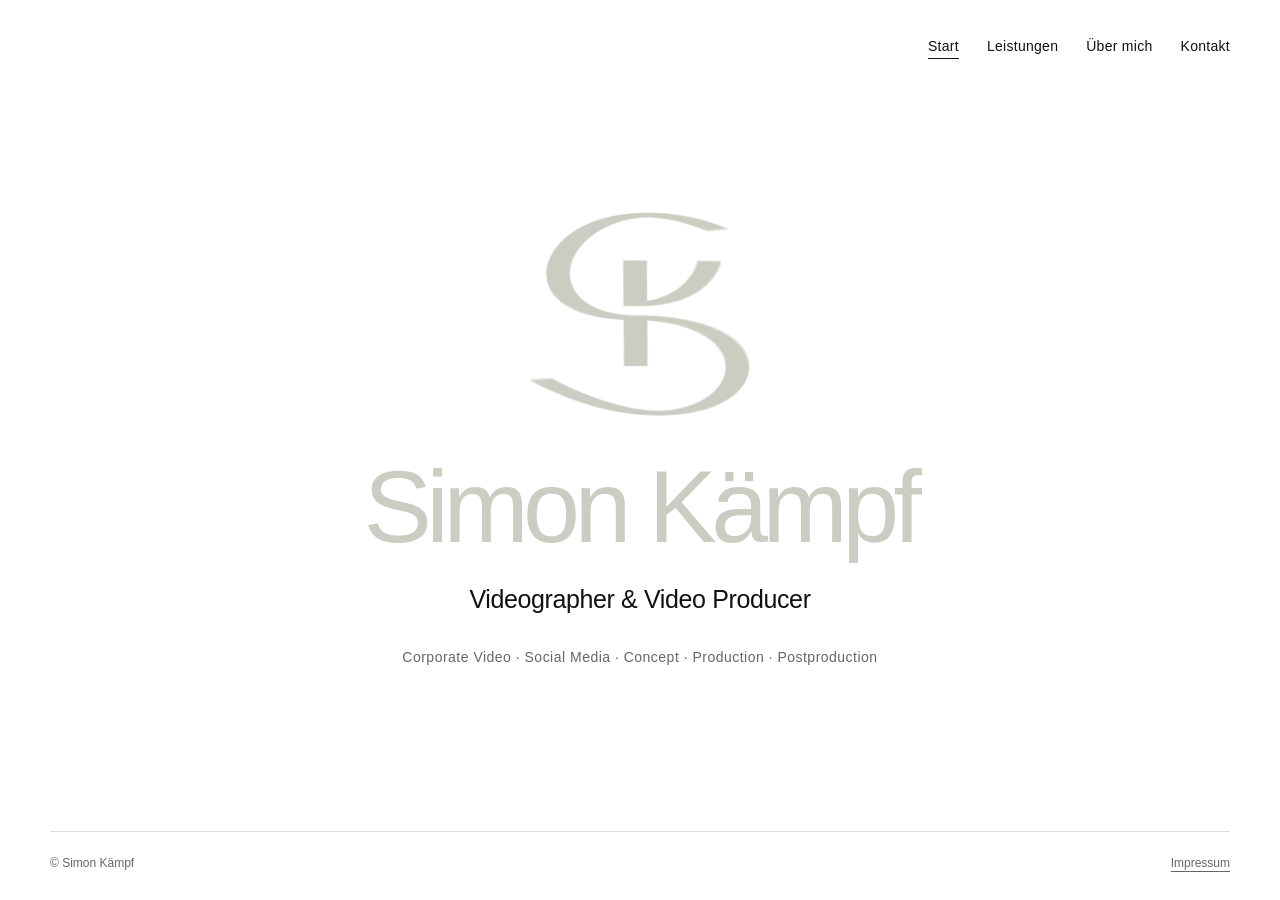
<file: index.html>
<!doctype html><html lang="de"><head><meta charset="utf-8"><meta name="viewport" content="width=device-width,initial-scale=1"><meta name="description" content="Simon Kämpf – Videograf und Videoproduzent für Corporate Video, Social Media und interne Kommunikation."><title>Simon Kämpf – Videograf & Videoproduzent</title><link rel="stylesheet" href="assets/styles.css"></head><body>
<header class="site-header"><button class="menu-toggle" aria-expanded="false" aria-controls="main-nav">Menü</button><nav class="nav" id="main-nav" aria-label="Hauptnavigation"><a href="index.html" aria-current="page">Start</a><a href="services.html">Leistungen</a><a href="about.html">Über mich</a><a href="contact.html">Kontakt</a></nav></header>
<main class="home"><section><img class="hero-logo" src="assets/logo.png" alt="Logo Simon Kämpf"><h1>Simon Kämpf</h1><p class="role">Videographer &amp; Video Producer </p><p class="keywords">Corporate Video · Social Media · Concept · Production · Postproduction</p></section></main>
<footer class="site-footer"><span>© Simon Kämpf</span><a href="impressum.html">Impressum</a></footer><script src="assets/site.js"></script></body></html>
</file>
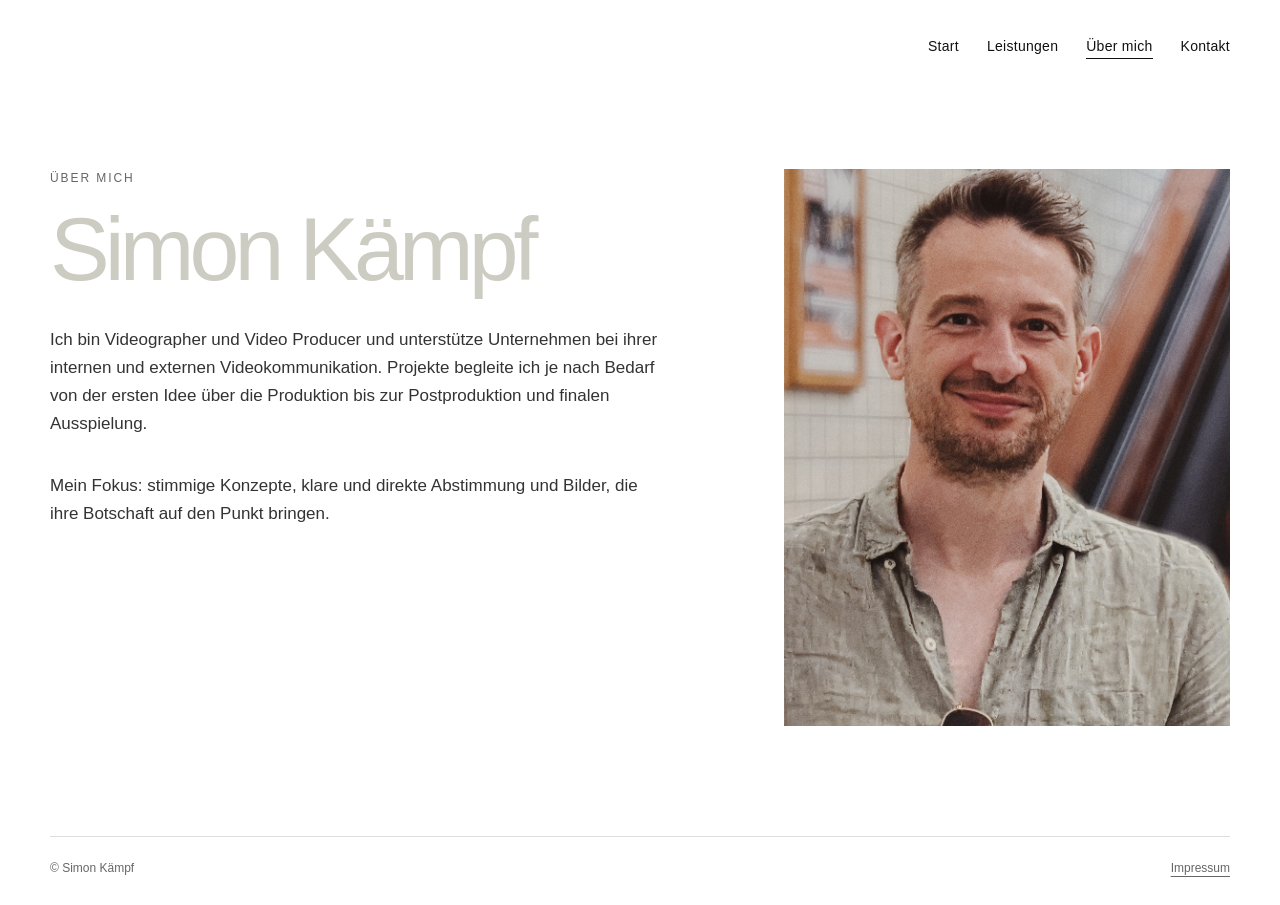
<file: about.html>
<!doctype html><html lang="de"><head><meta charset="utf-8"><meta name="viewport" content="width=device-width,initial-scale=1"><meta name="description" content="Über Simon Kämpf, Videograf und Videoproduzent."><title>Über mich – Simon Kämpf</title><link rel="stylesheet" href="assets/styles.css"></head><body>
<header class="site-header"><button class="menu-toggle" aria-expanded="false" aria-controls="main-nav">Menü</button><nav class="nav" id="main-nav" aria-label="Hauptnavigation"><a href="index.html">Start</a><a href="services.html">Leistungen</a><a href="about.html" aria-current="page">Über mich</a><a href="contact.html">Kontakt</a></nav></header>
<main class="page"><div class="about-grid"><section><p class="eyebrow">Über mich</p><h1>Simon Kämpf</h1><p class="intro">Ich bin Videographer und Video Producer und unterstütze Unternehmen bei ihrer internen und externen Videokommunikation. Projekte begleite ich je nach Bedarf von der ersten Idee über die Produktion bis zur Postproduktion und finalen Ausspielung.</p><p class="intro">Mein Fokus: stimmige Konzepte, klare und direkte Abstimmung und Bilder, die ihre Botschaft auf den Punkt bringen.</p></section><img class="portrait" src="assets/portrait.jpg" alt="Portrait von Simon Kämpf"></div></main>
<footer class="site-footer"><span>© Simon Kämpf</span><a href="impressum.html">Impressum</a></footer><script src="assets/site.js"></script></body></html>
</file>
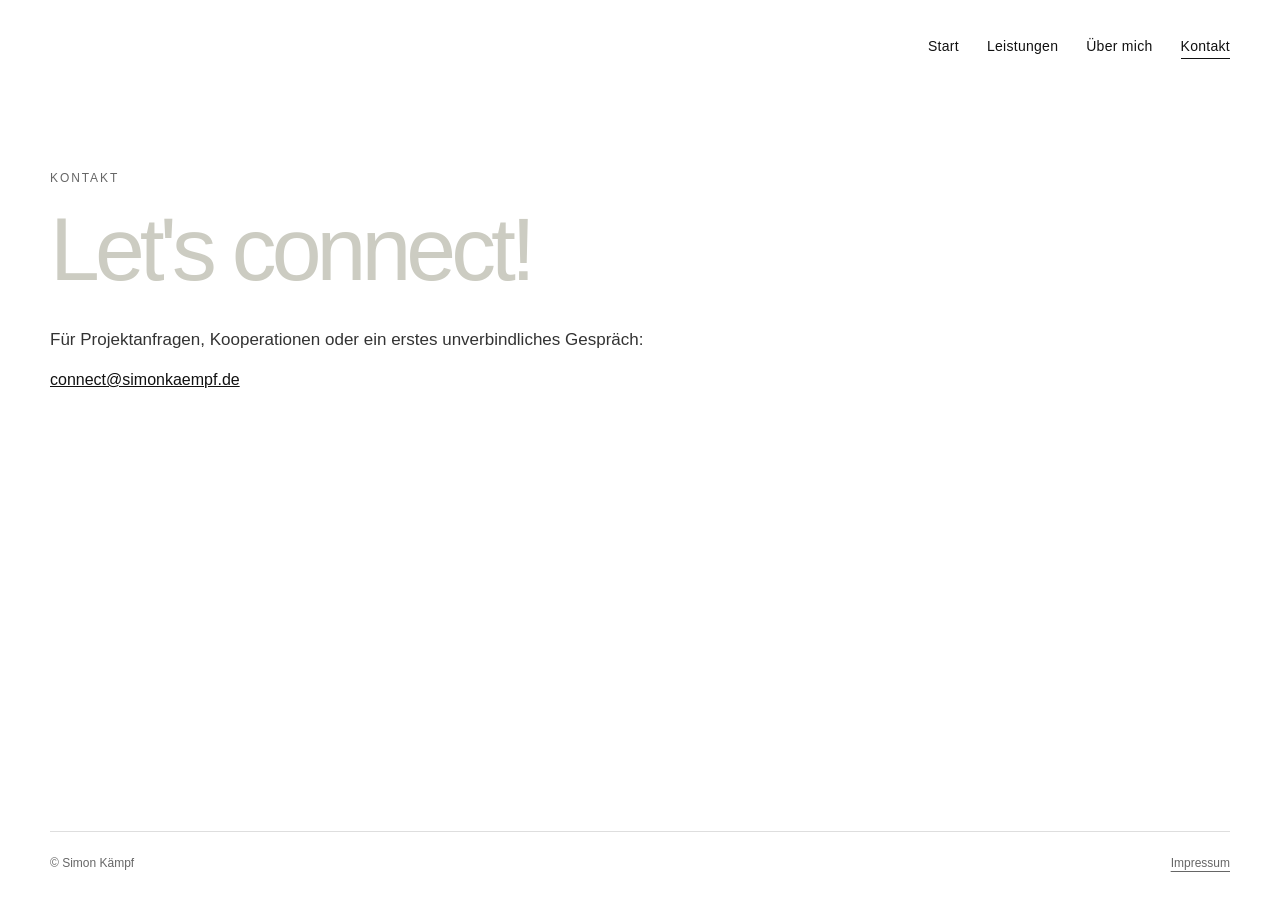
<file: contact.html>
<!doctype html><html lang="de"><head><meta charset="utf-8"><meta name="viewport" content="width=device-width,initial-scale=1"><meta name="description" content="Kontakt zu Simon Kämpf für Videoproduktionen."><title>Kontakt – Simon Kämpf</title><link rel="stylesheet" href="assets/styles.css"></head><body>
<header class="site-header"><button class="menu-toggle" aria-expanded="false" aria-controls="main-nav">Menü</button><nav class="nav" id="main-nav" aria-label="Hauptnavigation"><a href="index.html">Start</a><a href="services.html">Leistungen</a><a href="about.html">Über mich</a><a href="contact.html" aria-current="page">Kontakt</a></nav></header>
<main class="page"><p class="eyebrow">Kontakt</p><h1>Let's connect!</h1><p class="intro">Für Projektanfragen, Kooperationen oder ein erstes unverbindliches Gespräch:</p><a href="mailto:connect@simonkaempf.de">connect@simonkaempf.de</a></main>
<footer class="site-footer"><span>© Simon Kämpf</span><a href="impressum.html">Impressum</a></footer><script src="assets/site.js"></script></body></html>
</file>
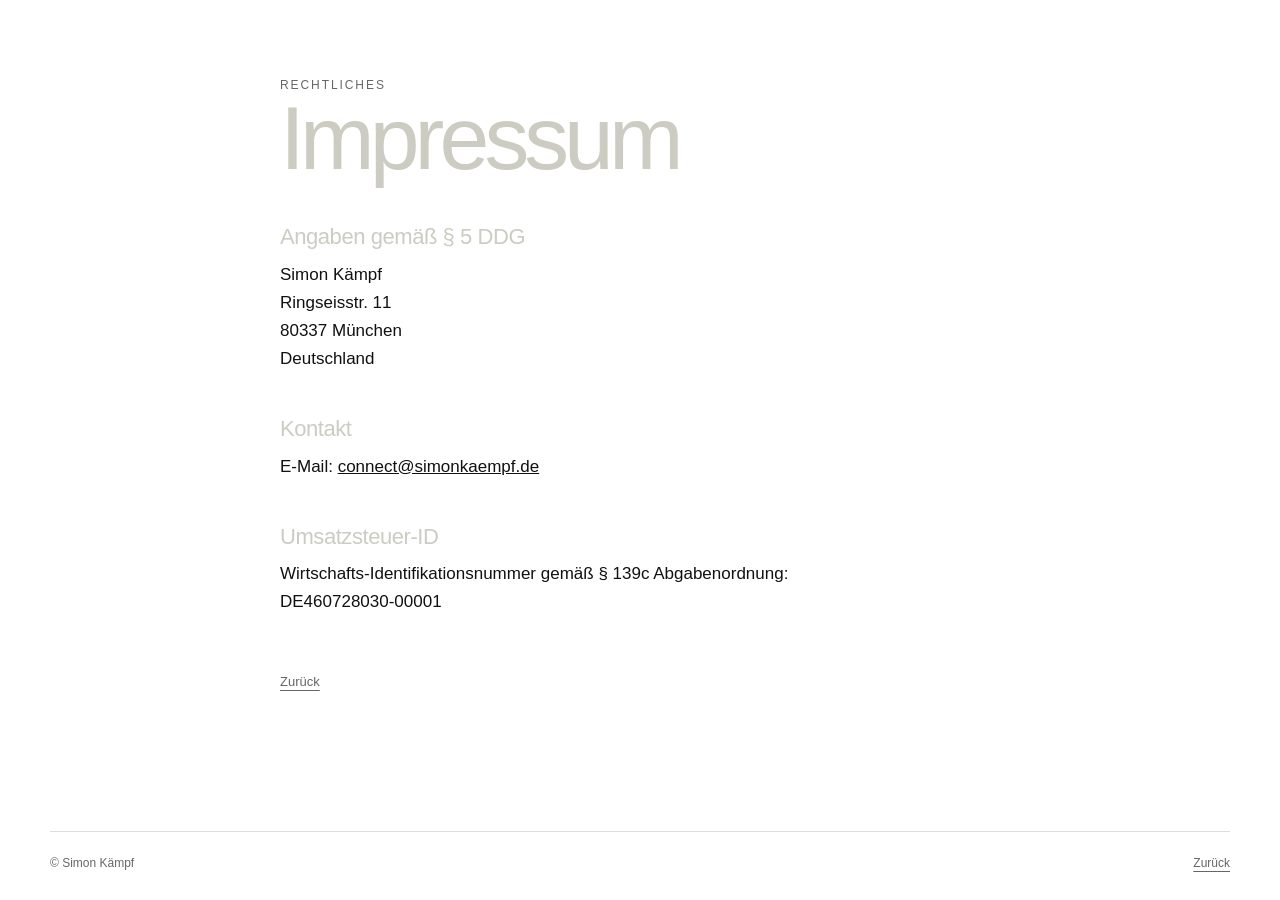
<file: impressum.html>
<!doctype html><html lang="de"><head><meta charset="utf-8"><meta name="viewport" content="width=device-width,initial-scale=1"><meta name="robots" content="noindex"><title>Impressum – Simon Kämpf</title><link rel="stylesheet" href="assets/styles.css"></head><body>
<main class="page legal"><p class="eyebrow">Rechtliches</p><h1>Impressum</h1><h2>Angaben gemäß § 5 DDG</h2><p>Simon Kämpf<br>Ringseisstr. 11<br>80337 München<br>Deutschland</p><h2>Kontakt</h2><p>E-Mail: <a href="mailto:connect@simonkaempf.de">connect@simonkaempf.de</a></p><h2>Umsatzsteuer-ID</h2><p>Wirtschafts-Identifikationsnummer gemäß § 139c Abgabenordnung:<br>DE460728030-00001</p><a class="back-link" href="index.html">Zurück</a></main>
<footer class="site-footer"><span>© Simon Kämpf</span><a href="index.html">Zurück</a></footer></body></html>
</file>
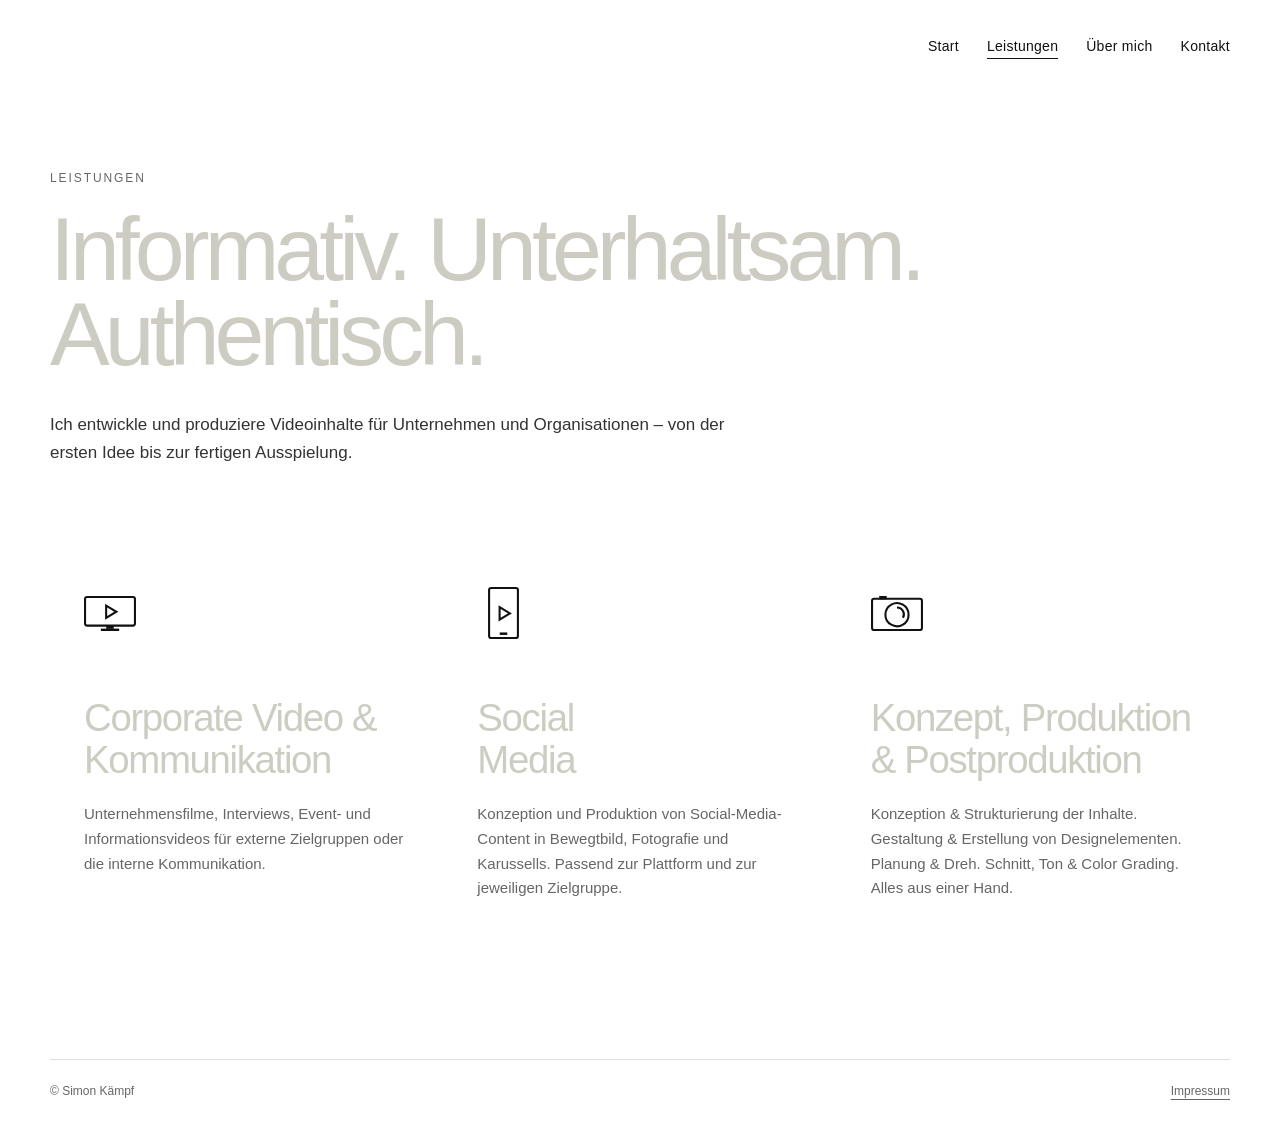
<file: services.html>
<!doctype html><html lang="de"><head><meta charset="utf-8"><meta name="viewport" content="width=device-width,initial-scale=1"><meta name="description" content="Videoproduktion für Unternehmen: Corporate Video, interne Kommunikation, Social Media, Konzept, Produktion und Postproduktion."><title>Leistungen – Simon Kämpf</title><link rel="stylesheet" href="assets/styles.css"></head><body>
<header class="site-header"><button class="menu-toggle" aria-expanded="false" aria-controls="main-nav">Menü</button><nav class="nav" id="main-nav" aria-label="Hauptnavigation"><a href="index.html">Start</a><a href="services.html" aria-current="page">Leistungen</a><a href="about.html">Über mich</a><a href="contact.html">Kontakt</a></nav></header>
<main class="page"><p class="eyebrow">Leistungen</p><h1>Informativ. Unterhaltsam. Authentisch.</h1><p class="intro">Ich entwickle und produziere Videoinhalte für Unternehmen und Organisationen – von der ersten Idee bis zur fertigen Ausspielung.</p>
<section class="services-grid"><article class="service"><img class="service-icon" src="assets/icons/corporate.svg" alt=""><h2>Corporate Video &amp; Kommunikation</h2><p>Unternehmensfilme, Interviews, Event- und Informationsvideos für externe Zielgruppen oder die interne Kommunikation.</p></article><article class="service"><img class="service-icon" src="assets/icons/social.svg" alt=""><h2>Social<br>Media</h2><p>Konzeption und Produktion von Social-Media-Content in Bewegtbild, Fotografie und Karussells. Passend zur Plattform und zur jeweiligen Zielgruppe.</p></article><article class="service"><img class="service-icon" src="assets/icons/production.svg" alt=""><h2>Konzept, Produktion &amp; Postproduktion</h2><p>Konzeption & Strukturierung der Inhalte. Gestaltung & Erstellung von Designelementen. Planung & Dreh. Schnitt, Ton & Color Grading. Alles aus einer Hand.
</p></article></section></main>
<footer class="site-footer"><span>© Simon Kämpf</span><a href="impressum.html">Impressum</a></footer><script src="assets/site.js"></script></body></html>
</file>
<file: assets/styles.css>
:root { --ink:#111; --muted:#666; --line:#dedede; --page:#fff; }
* { box-sizing:border-box; }
html { scroll-behavior:smooth; }
body { margin:0; min-height:100vh; display:flex; flex-direction:column; background:var(--page); color:var(--ink); font-family:Helvetica,Arial,sans-serif; }
a { color:inherit; }
.site-header { width:min(1180px,calc(100% - 48px)); margin:0 auto; padding:34px 0; display:flex; justify-content:flex-end; }
.nav { display:flex; gap:28px; align-items:center; }
.nav a { text-decoration:none; font-size:14px; letter-spacing:.02em; padding:4px 0; border-bottom:1px solid transparent; }
.nav a:hover,.nav a:focus-visible,.nav a[aria-current="page"] { border-color:var(--ink); outline:none; }
.menu-toggle { display:none; border:0; background:none; font:inherit; padding:6px 0; cursor:pointer; }
main { flex:1; }
.page { width:min(1180px,calc(100% - 48px)); margin:0 auto; padding:76px 0 110px; }
.eyebrow { margin:0 0 18px; color:var(--muted); font-size:12px; letter-spacing:.16em; text-transform:uppercase; }
h1 { margin:0; font-size:clamp(42px,7vw,92px); line-height:.95; letter-spacing:-.055em; font-weight:500; }
h2 { margin:0; font-size:clamp(25px,3vw,39px); line-height:1.08; letter-spacing:-.035em; font-weight:500; }
p { font-size:17px; line-height:1.65; }
.intro { max-width:680px; margin-top:34px; color:#333; }
.home { min-height:calc(100vh - 170px); display:grid; place-items:center; text-align:center; padding:30px 0 80px; }
.hero-logo { display:block; width:min(340px,68vw); max-height:220px; object-fit:contain; margin:0 auto 34px; }
.home h1 { font-size:clamp(48px,8vw,104px); }
.role { margin:24px 0 0; font-size:clamp(18px,2vw,25px); letter-spacing:-.015em; }
.keywords { max-width:850px; margin:24px auto 0; color:var(--muted); font-size:14px; line-height:1.8; letter-spacing:.035em; }
.services-grid {display: grid; grid-template-columns: repeat(3, 1fr); gap: 0;  margin-top: 78px;}
.service { padding:42px 34px 48px; min-height:390px; }
.service-icon { width:52px; height:52px; object-fit:contain; margin-bottom:54px; }
.service p { margin:22px 0 0; color:var(--muted); font-size:15px; }
.about-grid { display:grid; grid-template-columns:minmax(0,1fr) minmax(320px,.72fr); gap:9vw; align-items:start; }
.portrait { width:100%; aspect-ratio:4/5; object-fit:cover; background:#f2f2f2; }
.contact-list { margin-top:56px; border-top:1px solid var(--line); }
.contact-row { display:grid; grid-template-columns:150px 1fr; gap:24px; padding:22px 0; border-bottom:1px solid var(--line); }
.contact-row span { color:var(--muted); font-size:14px; }
.contact-row a { text-underline-offset:4px; }
.legal { max-width:720px; }
.legal h2 { font-size:22px; margin:44px 0 12px; letter-spacing:-.02em; }
.legal p { margin:0; }
.back-link { display:inline-block; margin-top:58px; color:var(--muted); font-size:13px; text-underline-offset:4px; }
.site-footer { width:min(1180px,calc(100% - 48px)); margin:0 auto; padding:24px 0 30px; display:flex; justify-content:space-between; gap:24px; border-top:1px solid var(--line); color:var(--muted); font-size:12px; }
.site-footer a { text-underline-offset:4px; }
@media (max-width:760px) {
  .site-header { width:calc(100% - 36px); padding:22px 0; position:relative; }
  .menu-toggle { display:block; margin-left:auto; }
  .nav { display:none; position:absolute; z-index:10; top:62px; left:0; right:0; flex-direction:column; align-items:flex-end; gap:18px; padding:20px; background:#fff; border:1px solid var(--line); }
  .nav.is-open { display:flex; }
  .page { width:calc(100% - 36px); padding:52px 0 78px; }
  .home { min-height:calc(100vh - 132px); }
  .services-grid { grid-template-columns:1fr; margin-top:54px; }
  .service { min-height:0; padding:36px 0 40px; }
  .service-icon { margin-bottom:34px; }
  .about-grid { grid-template-columns:1fr; gap:52px; }
  .portrait { order:-1; }
  .contact-row { grid-template-columns:1fr; gap:8px; }
  .site-footer { width:calc(100% - 36px); }
}
@media (prefers-reduced-motion:reduce) { html { scroll-behavior:auto; } }
h1,
h2 {
  color: #CCCCC2;
}
</file>
